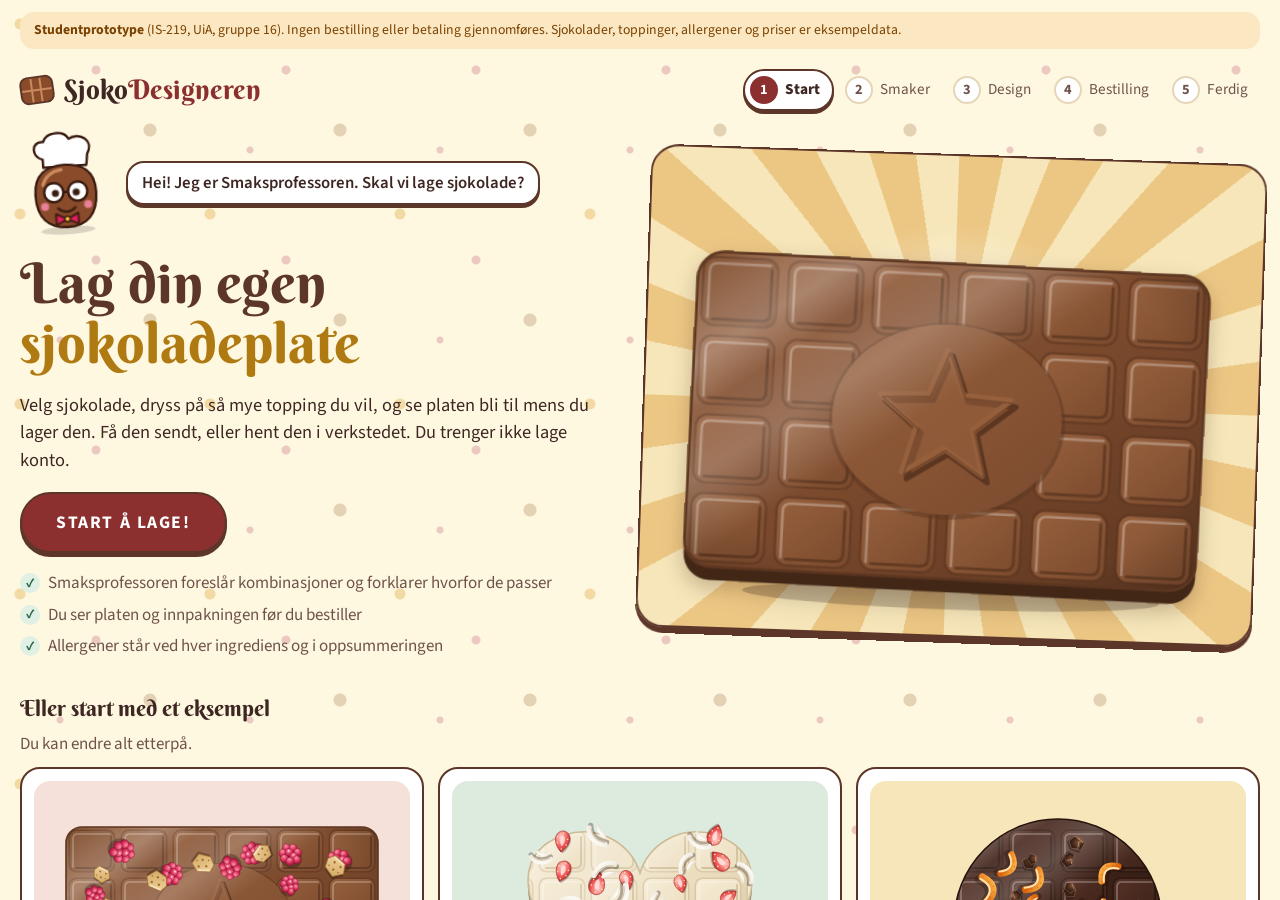
<file: index.html>
<!doctype html>
<html lang="nb"><head><meta charset="utf-8"><meta http-equiv="refresh" content="0; url=src/index.html"><title>SjokoDesigneren</title></head>
<body><p><a href="src/index.html">Åpne SjokoDesigneren</a></p></body></html>
</file>
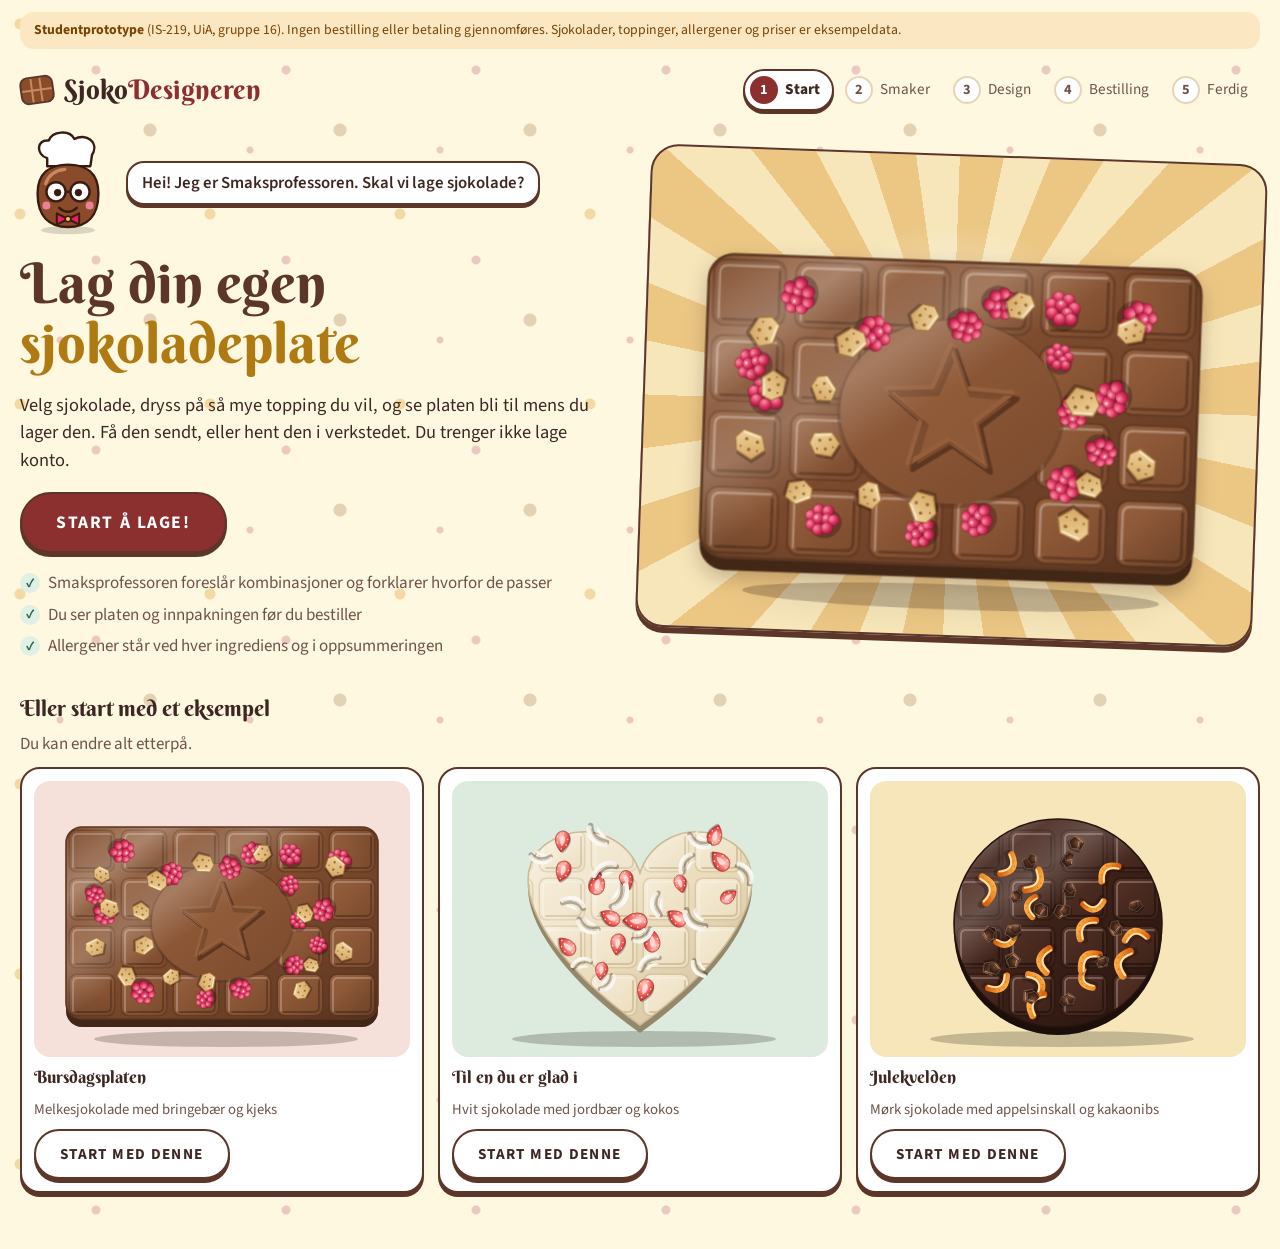
<file: src/index.html>
<!doctype html>
<html lang="nb">
<head>
<meta charset="utf-8">
<meta name="viewport" content="width=device-width, initial-scale=1, viewport-fit=cover">
<title>SjokoDesigneren</title>
<link rel="stylesheet" href="https://fonts.googleapis.com/css2?family=Berkshire+Swash&family=Source+Sans+3:wght@400;600;700&display=swap">
<link rel="stylesheet" href="css/style.css">
</head>
<body>
<!-- INNHOLD START -->
<div class="pynt" aria-hidden="true"><i></i><i></i><i></i><i></i><i></i><i></i><i></i><i></i><i></i><i></i></div>
<div class="side">
  <p class="proto"><strong>Studentprototype</strong> (IS-219, UiA, gruppe 16). Ingen bestilling eller betaling gjennomføres. Sjokolader, toppinger, allergener og priser er eksempeldata.</p>
  <header class="topp">
    <div class="merke"><span class="merke-ikon" aria-hidden="true"></span><span>Sjoko<b>Designeren</b></span></div>
    <nav aria-label="Steg i bestillingen"><ol class="steg" id="steg"></ol></nav>
  </header>
  <div class="vimpler" aria-hidden="true"></div>
  <main id="app" class="app">
    <section id="trinn"></section>
    <aside id="visning" aria-label="Forhåndsvisning" hidden></aside>
  </main>
</div>
<div id="melding" class="melding" role="status" aria-live="polite"></div>
<!-- INNHOLD SLUTT -->
<script src="js/data.js"></script>
<script src="js/regler.js"></script>
<script src="js/plate.js"></script>
<script src="js/app.js"></script>
</body>
</html>
</file>
<file: src/css/style.css>
/* SjokoDesigneren. Platen er hovedsaken: stor scene til venstre som følger med, valgene til høyre.
   Leken stil for barn og voksne: runde former, tykke kanter, klare farger. */
/* SjokoDesigneren. Farger og skrifter følger nettsiden til Marsipanfabrikken (krem, sjokoladebrun, vinrød, gull;
   Berkshire Swash og Source Sans 3). Platen er hovedsaken: stor scene til venstre, valgene til høyre.
   Barnemodus (:root.barn) gir sterkere farger, vimpler og ballonger. */
:root {
  --bg: #FFF8E1; --flate: #FFFFFF; --benk: #F6E6B9; --blekk: #3E2723; --svak: #6F534A; --linje: #E6D5B8;
  --aksent: #8B2F2F; --aksent-tekst: #FFFFFF; --aksent-svak: #F6E1DA; --gull: #B07A12;
  --sol: #ECC784; --sol2: #F6E6B9; --mint: #DCEBDD; --lilla: #EDE2D3; --prikk1: #F3D9A4; --prikk2: #EBC9C0; --prikk3: #E4D2B5;
  --ok: #2B6747; --ok-svak: #E0F0E5; --varsel: #7A4100; --varsel-svak: #FBE8C2; --feil: #B3261E;
  --kant: #5C3629;
  --skygge: 0 4px 0 var(--kant);
  --tittel: 'Berkshire Swash', 'Georgia', 'Times New Roman', serif;
  --tekst: 'Source Sans 3', 'Segoe UI', system-ui, -apple-system, sans-serif;
  --r: 22px;
}
@media (prefers-color-scheme: dark) {
  :root:not([data-theme="light"]) {
    --bg: #241511; --flate: #34211B; --benk: #5C3629; --blekk: #FFF3E2; --svak: #D9BFAF; --linje: #5E4034;
    --aksent: #F0A9A0; --aksent-tekst: #3A0F0F; --aksent-svak: #5A2A26; --gull: #ECC784;
    --sol: #6B4433; --sol2: #7C5240; --mint: #2A4536; --lilla: #4A3329; --prikk1: #3B261E; --prikk2: #44261F; --prikk3: #33221B;
    --ok: #8FDDB2; --ok-svak: #1E3F2E; --varsel: #FFCF85; --varsel-svak: #4A3414; --feil: #FF9A8F;
    --kant: #120805; color-scheme: dark;
  }
}
:root[data-theme="dark"] {
  --bg: #241511; --flate: #34211B; --benk: #5C3629; --blekk: #FFF3E2; --svak: #D9BFAF; --linje: #5E4034;
  --aksent: #F0A9A0; --aksent-tekst: #3A0F0F; --aksent-svak: #5A2A26; --gull: #ECC784;
  --sol: #6B4433; --sol2: #7C5240; --mint: #2A4536; --lilla: #4A3329; --prikk1: #3B261E; --prikk2: #44261F; --prikk3: #33221B;
  --ok: #8FDDB2; --ok-svak: #1E3F2E; --varsel: #FFCF85; --varsel-svak: #4A3414; --feil: #FF9A8F;
  --kant: #120805; color-scheme: dark;
}

*, *::before, *::after { box-sizing: border-box; }
[hidden] { display: none !important; }
body {
  margin: 0; color: var(--blekk); font: 400 17px/1.5 var(--tekst);
  background-color: var(--bg);
  background-image: radial-gradient(circle at 20px 24px, var(--prikk1) 5px, transparent 6px), radial-gradient(circle at 96px 70px, var(--prikk2) 4px, transparent 5px), radial-gradient(circle at 150px 130px, var(--prikk3) 6px, transparent 7px), radial-gradient(circle at 60px 150px, var(--prikk2) 3px, transparent 4px);
  background-size: 190px 190px;
  padding-left: max(16px, env(safe-area-inset-left, 0px)); padding-right: max(16px, env(safe-area-inset-right, 0px));
  padding-block: 0 56px;
}
body::before { content: ""; position: fixed; inset: 0 0 auto; height: env(safe-area-inset-top, 0px); z-index: 10; background: var(--bg); }
.side { max-width: 1240px; margin: 0 auto; display: flex; flex-direction: column; gap: 20px; }
h1, h2, h3, legend { font-family: var(--tittel); font-weight: 400; text-wrap: balance; margin: 0; }
h1 { font-size: clamp(2.1rem, 5vw, 3.5rem); line-height: 1.08; color: var(--kant); }
@media (prefers-color-scheme: dark) { :root:not([data-theme="light"]) h1 { color: var(--blekk); } }
:root[data-theme="dark"] h1 { color: var(--blekk); }
h1 em { font-style: normal; color: var(--gull); }
h1:focus { outline: none; }
h2, legend { font-size: 1.4rem; line-height: 1.25; }
h3 { font-size: 1.08rem; }
p { margin: 0; }
svg { display: block; width: 100%; height: auto; font-family: var(--tekst); }
.sr { position: absolute; width: 1px; height: 1px; overflow: hidden; clip-path: inset(50%); white-space: nowrap; }
.svak { color: var(--svak); }
:focus-visible { outline: 3px solid var(--aksent); outline-offset: 3px; border-radius: 10px; }

/* prototype-merking og topp */
.proto { margin-top: 12px; background: var(--varsel-svak); color: var(--varsel); border-radius: 14px; padding: 8px 14px; font-size: .86rem; }
.topp { display: flex; flex-wrap: wrap; align-items: center; justify-content: space-between; gap: 12px 24px; }
.merke { font: 400 1.7rem/1 var(--tittel); display: flex; align-items: center; gap: 10px; }
.merke b { color: var(--aksent); font-weight: 400; }
.merke-ikon { width: 34px; height: 28px; border-radius: 8px; background: #8A4B2A; border: 2.5px solid var(--kant); transform: rotate(-8deg);
  background-image: linear-gradient(#C98A5E, #C98A5E), linear-gradient(#C98A5E, #C98A5E), linear-gradient(#C98A5E, #C98A5E);
  background-size: 2px 100%, 2px 100%, 100% 2px; background-position: 33% 0, 66% 0, 0 50%; background-repeat: no-repeat; }
.steg { list-style: none; display: flex; flex-wrap: wrap; gap: 4px 6px; margin: 0; padding: 0; font-size: .95rem; }
.steg li { display: flex; }
.steg .punkt, .steg button { display: flex; align-items: center; gap: 7px; padding: 5px 12px 5px 5px; border-radius: 99px; border: 0; background: none; color: var(--svak); font: inherit; }
.steg button { cursor: pointer; color: var(--blekk); }
.steg button:hover { background: var(--flate); }
.steg .nr { width: 28px; height: 28px; border-radius: 50%; display: grid; place-items: center; background: var(--flate); border: 2px solid var(--linje); font: 700 .9rem var(--tekst); }
.steg .naa .punkt { background: var(--flate); color: var(--blekk); font-weight: 800; box-shadow: 0 3px 0 var(--kant); border: 2px solid var(--kant); }
.steg .naa .nr { background: var(--aksent); color: var(--aksent-tekst); border-color: var(--aksent); }
.steg .ferdig .nr { background: var(--ok-svak); color: var(--ok); border-color: var(--ok); }

/* arbeidsflate: scenen til venstre, valgene til høyre */
.app { display: grid; gap: 24px 32px; align-items: start; }
.app.to-kolonner { grid-template-columns: minmax(0, 1.08fr) minmax(0, 1fr); }
#trinn { min-width: 0; display: flex; flex-direction: column; gap: 26px; }
.app.to-kolonner #trinn h1 { font-size: clamp(1.8rem, 3.4vw, 2.5rem); }
.blokk { border: 2.5px solid var(--kant); background: var(--flate); border-radius: var(--r); padding: 20px 18px 18px; margin: 0; min-width: 0; display: flex; flex-direction: column; gap: 12px; box-shadow: 0 5px 0 var(--kant); }
fieldset.blokk > legend, .blokk > h2, .blokk .prof-hode h2, .blokk .rad-mellom h2 { }
fieldset.blokk > legend { float: left; width: fit-content; max-width: 100%; padding: 3px 16px; margin: -36px 0 0 -4px; background: var(--sol2); border: 2.5px solid var(--kant); border-radius: 99px; transform: rotate(-1.5deg); }
fieldset.blokk > legend + * { clear: both; }
#trinn > fieldset.blokk { margin-top: 10px; }
#trinn > fieldset.blokk:nth-of-type(even) > legend { background: var(--mint); transform: rotate(1.2deg); }
#trinn > fieldset.blokk:nth-of-type(3n) > legend { background: var(--aksent-svak); }
fieldset.blokk > legend .svak { font: 700 .95rem var(--tekst); color: var(--blekk); }
.hjelp, .fotnote { color: var(--svak); font-size: .93rem; }
.etikett { font-weight: 800; font-size: .98rem; }

/* scenen: platen er hovedsaken */
#visning { order: -1; position: sticky; top: calc(env(safe-area-inset-top, 0px) + 14px); display: flex; flex-direction: column; gap: 12px; min-width: 0; }
.benk { background: var(--benk); border-radius: 16px; padding: 10px; }
.benk.liten { padding: 8px; }
.scene { position: relative; overflow: hidden; border: 2.5px solid var(--kant); border-radius: 28px; padding: 46px 22px 22px; box-shadow: 0 6px 0 var(--kant);
  background: radial-gradient(circle at 50% 52%, var(--flate) 0, transparent 46%), repeating-conic-gradient(from 0deg at 50% 52%, var(--sol) 0 10deg, var(--sol2) 10deg 20deg); }
.scene > svg { overflow: visible; position: relative; filter: drop-shadow(0 8px 10px rgba(58, 27, 16, .25)); }
#visning .scene svg { max-height: 58vh; }
.faner { display: inline-flex; align-self: center; background: var(--flate); border: 2.5px solid var(--kant); border-radius: 99px; padding: 3px; gap: 2px; }
.faner button, .filtre button { border: 0; background: none; color: var(--blekk); font: 800 .95rem var(--tekst); padding: 6px 16px; border-radius: 99px; cursor: pointer; }
.faner button[aria-pressed="true"] { background: var(--aksent); color: var(--aksent-tekst); }
.prislapp { position: absolute; right: 12px; top: 12px; margin: 0; background: var(--flate); border: 2.5px solid var(--kant); border-radius: 16px; padding: 4px 12px 5px; transform: rotate(5deg); display: flex; flex-direction: column; align-items: center; line-height: 1.1; box-shadow: 0 3px 0 var(--kant); }
.prislapp span { font: 700 1.35rem var(--tekst); font-variant-numeric: tabular-nums; }
.prislapp small { font-size: .68rem; color: var(--svak); }
.valgte { list-style: none; margin: 0; padding: 0; display: flex; flex-wrap: wrap; gap: 6px; justify-content: center; }
.valgt-brikke { display: inline-flex; align-items: center; gap: 4px; padding: 2px 10px 2px 3px; border-radius: 99px; border: 2px solid var(--kant); background: var(--flate); color: var(--blekk); font: 800 .88rem var(--tekst); cursor: pointer; white-space: nowrap; animation: inn .3s both; }
.valgt-brikke .t-ikon { width: 28px; height: 28px; }
.valgt-brikke .kryss { font-size: 1.1rem; line-height: 1; color: var(--aksent); margin-left: 2px; }
.valgt-brikke:hover { background: var(--aksent-svak); }
.visning-info { display: flex; flex-direction: column; gap: 3px; font-size: .95rem; text-align: center; background: var(--flate); border-radius: 16px; padding: 10px 14px; border: 2px dashed var(--linje); }
.visning-info .hva { font: 700 1.08rem var(--tekst); }
.allergen-linje.svak { font-size: .88rem; }
.boble { position: absolute; left: 50%; top: 40%; z-index: 2; background: var(--aksent); color: var(--aksent-tekst); font: 400 1.5rem var(--tittel); padding: 6px 20px; border-radius: 99px; border: 2.5px solid var(--kant); white-space: nowrap; pointer-events: none; animation: boble 1.5s .5s ease-out both; }

/* knapper */
.knapp { font: 700 .95rem var(--tekst); text-transform: uppercase; letter-spacing: .09em; padding: 12px 24px; border-radius: 99px; border: 2.5px solid var(--kant); background: var(--flate); color: var(--blekk); cursor: pointer; box-shadow: var(--skygge); transition: transform .08s, box-shadow .08s; }
.knapp:hover { transform: translateY(-1px); box-shadow: 0 5px 0 var(--kant); }
.knapp:active { transform: translateY(3px); box-shadow: 0 1px 0 var(--kant); }
.knapp.hoved { background: var(--aksent); color: var(--aksent-tekst); }
.start .knapp.hoved { font-size: 1.1rem; padding: 16px 34px; }
.knapp:disabled { opacity: .5; cursor: not-allowed; transform: none; }
.knapp.liten { padding: 6px 14px; font-size: .8rem; }
.knapper, .nav { display: flex; flex-wrap: wrap; gap: 12px; }
.nav { justify-content: space-between; }
.lenke { background: none; border: 0; padding: 0; font: inherit; color: var(--aksent); text-decoration: underline; cursor: pointer; align-self: flex-start; }

/* brikker */
.brikker { display: flex; flex-wrap: wrap; gap: 8px; }
.brikke { position: relative; display: inline-flex; }
.brikke input { position: absolute; opacity: 0; inset: 0; margin: 0; cursor: pointer; }
.brikke span, .brikke-knapp { display: inline-flex; align-items: center; gap: 8px; padding: 8px 16px; border-radius: 99px; border: 2px solid var(--linje); background: var(--flate); color: var(--blekk); font: 700 .98rem var(--tekst); cursor: pointer; }
.brikke input:checked + span, .brikke-knapp[aria-pressed="true"], .filtre button[aria-pressed="true"] { background: var(--aksent-svak); border-color: var(--kant); font-weight: 800; box-shadow: 0 3px 0 var(--kant); }
.brikke input:checked + span::before, .brikke-knapp[aria-pressed="true"]::before { content: "✓"; color: var(--aksent); }
.brikke input:focus-visible + span { outline: 3px solid var(--aksent); outline-offset: 3px; }
.fargeprøve { width: 18px; height: 18px; border-radius: 50%; border: 2px solid var(--kant); }
.filtre { display: flex; flex-wrap: wrap; gap: 6px; }
.filtre button { border: 2px solid var(--linje); background: var(--flate); }

/* valgkort og topping */
.kort-rad, .levering { display: grid; grid-template-columns: repeat(auto-fit, minmax(170px, 1fr)); gap: 10px; }
.valgkort { display: flex; align-items: flex-start; gap: 10px; text-align: left; padding: 12px; border-radius: 16px; border: 2px solid var(--linje); background: var(--flate); color: var(--blekk); font: inherit; cursor: pointer; min-width: 0; }
.valgkort input { margin: 5px 0 0; accent-color: var(--aksent); flex: none; width: 18px; height: 18px; }
.valgkort:has(input:checked) { border-color: var(--kant); background: var(--aksent-svak); box-shadow: 0 4px 0 var(--kant); }
.kort-tekst { display: flex; flex-direction: column; gap: 2px; min-width: 0; flex: 1; }
.kort-tekst strong { font: 700 1.05rem var(--tekst); }
.kort-tekst > span { font-size: .86rem; color: var(--svak); line-height: 1.3; }
.kort-tekst .spor { color: var(--varsel); font-weight: 800; }
.prøve { width: 44px; height: 44px; border-radius: 10px; flex: none; border: 2.5px solid var(--kant); transform: rotate(-6deg); }
.topping-rutenett { display: grid; grid-template-columns: repeat(auto-fill, minmax(128px, 1fr)); gap: 10px; }
.topping { position: relative; display: flex; flex-direction: column; align-items: center; text-align: center; gap: 2px; padding: 10px 8px 12px; border-radius: 20px; border: 2px solid var(--linje); background: var(--flate); color: var(--blekk); font: inherit; cursor: pointer; min-width: 0; transition: transform .1s; }
.topping .t-ikon { width: 68px; height: 68px; transition: transform .15s; }
.topping:not(.sperret):hover { border-color: var(--kant); transform: translateY(-2px); }
.topping:not(.sperret):hover .t-ikon { transform: scale(1.14) rotate(-8deg); }
.topping[aria-pressed="true"] { border-color: var(--kant); background: var(--aksent-svak); box-shadow: 0 4px 0 var(--kant); }
.topping.hopp { animation: hopp .45s; }
.hake { position: absolute; top: -8px; right: -6px; width: 30px; height: 30px; border-radius: 50%; display: grid; place-items: center; background: var(--flate); border: 2px solid var(--kant); font: 700 1.15rem/1 var(--tekst); color: var(--blekk); }
.topping[aria-pressed="true"] .hake { background: var(--aksent); color: var(--aksent-tekst); }
.sperret { opacity: .6; cursor: not-allowed; background: var(--bg); }
.sperret .t-ikon { filter: grayscale(1); }
.sperret .hake { display: none; }
.sperret .allergen { color: var(--feil); font-weight: 800; }
.kommentar:empty { display: none; }
.kommentar { padding: 10px 14px; border-radius: 16px; background: var(--ok-svak); color: var(--blekk); font-size: .98rem; }
.kommentar.ukjent { background: var(--lilla); }

/* smaksprofessoren */
.maskot { width: 96px; flex: none; }
.maskot.liten { width: 64px; }
.maskot .øye { animation: blunk 4.5s infinite; transform-box: fill-box; transform-origin: center; }
.snakk { display: flex; align-items: center; gap: 10px; }
.snakk .maskot { animation: vugg 3s ease-in-out infinite; transform-origin: 50% 90%; }
.snakk span { position: relative; background: var(--flate); border: 2.5px solid var(--kant); border-radius: 18px; padding: 8px 14px; font: 600 1.05rem var(--tekst); box-shadow: 0 3px 0 var(--kant); }
.blokk.prof { background: var(--lilla); }
.prof-hode { display: flex; flex-wrap: wrap; align-items: center; gap: 12px; }
.prof-hode > div { display: flex; flex-direction: column; gap: 2px; min-width: 0; flex: 1 1 200px; }
#prof-panel { display: flex; flex-direction: column; gap: 14px; align-items: flex-start; }
.spm-rad { display: flex; flex-wrap: wrap; gap: 14px 28px; }
.spm { border: 0; padding: 0; margin: 0; display: flex; flex-direction: column; gap: 8px; min-width: 0; }
.spm legend { font: 800 .98rem var(--tekst); padding: 0; margin-bottom: 8px; }
#prof-resultat { align-self: stretch; }
.forslag-rad, .eks-rutenett { display: grid; grid-template-columns: repeat(auto-fit, minmax(190px, 1fr)); gap: 14px; }
.forslag, .eks { display: flex; flex-direction: column; gap: 8px; align-items: flex-start; padding: 12px; border-radius: 20px; border: 2.5px solid var(--kant); background: var(--flate); min-width: 0; box-shadow: 0 4px 0 var(--kant); }
.eks:nth-child(3n+1) .benk { background: var(--aksent-svak); } .eks:nth-child(3n+2) .benk { background: var(--mint); }
.forslag .benk, .eks .benk { align-self: stretch; }
.forslag p, .eks p { font-size: .92rem; color: var(--svak); }
.forslag .hvorfor { color: var(--blekk); }
.forslag .knapp, .eks .knapp { margin-top: auto; }

/* varsler */
.varsel { background: var(--varsel-svak); color: var(--varsel); border-radius: 14px; padding: 10px 14px; }
.varsel.rolig { font-size: .92rem; }
.melding { position: fixed; left: 50%; bottom: calc(env(safe-area-inset-bottom, 0px) + 18px); transform: translate(-50%, 20px); max-width: min(560px, calc(100vw - 32px)); background: var(--blekk); color: var(--bg); padding: 12px 18px; border-radius: 18px; opacity: 0; pointer-events: none; transition: opacity .2s, transform .2s; z-index: 20; }
.melding.vis { opacity: 1; transform: translate(-50%, 0); }

/* skjema */
.felt { display: flex; flex-direction: column; gap: 5px; min-width: 0; }
.felt-rad > .felt { flex: 1 1 180px; }
.felt label { font-weight: 800; font-size: .98rem; }
.felt input[type="text"], .felt input[type="tel"], .felt input[type="date"], .felt select { font: inherit; padding: 10px 14px; border-radius: 14px; border: 2px solid var(--linje); background: var(--flate); color: var(--blekk); width: 100%; max-width: 100%; }
.felt input:focus, .felt select:focus { border-color: var(--kant); }
.felt input[type="file"] { font: inherit; max-width: 100%; }
.felt-rad { display: flex; flex-wrap: wrap; gap: 12px; }
#levering-felt { display: flex; flex-direction: column; gap: 12px; }
.har-feil input { border-color: var(--feil) !important; }
.feil { color: var(--feil); font-weight: 800; font-size: .92rem; }
.avkryss label { display: flex; gap: 10px; align-items: flex-start; font-weight: 600; cursor: pointer; }
.avkryss input { width: 22px; height: 22px; margin: 2px 0 0; flex: none; accent-color: var(--aksent); }
.rad-mellom { display: flex; justify-content: space-between; align-items: center; gap: 12px; flex-wrap: wrap; }
.oppsummering { margin: 0; display: grid; grid-template-columns: minmax(0, auto) minmax(0, 1fr); gap: 8px 18px; }
.oppsummering dt { color: var(--svak); }
.oppsummering dd { margin: 0; font-weight: 800; }
.allergenboks { background: var(--varsel-svak); border-radius: 16px; padding: 12px 14px; display: flex; flex-direction: column; gap: 4px; }
.allergenboks p:not(.svak) { color: var(--varsel); }
table.pris { border-collapse: collapse; width: 100%; max-width: 380px; font-variant-numeric: tabular-nums; }
table.pris th { text-align: left; font-weight: 600; padding: 5px 0; }
table.pris td { text-align: right; padding: 5px 0; }
table.pris tfoot th, table.pris tfoot td { border-top: 2.5px solid var(--kant); font: 700 1.25rem var(--tekst); padding-top: 9px; }

/* forside og ferdig */
.start { display: grid; grid-template-columns: minmax(0, 1fr) minmax(0, 1.05fr); gap: 36px; align-items: center; }
.start-tekst { display: flex; flex-direction: column; gap: 18px; align-items: flex-start; }
.start-bilde { transform: rotate(2deg); }
.ingress { font-size: 1.15rem; max-width: 34em; }
.lovnader { margin: 0; padding: 0; list-style: none; display: flex; flex-direction: column; gap: 6px; color: var(--svak); }
.lovnader li { padding-left: 28px; position: relative; }
.lovnader li::before { content: "✓"; position: absolute; left: 0; top: 2px; width: 20px; height: 20px; border-radius: 50%; background: var(--ok-svak); color: var(--ok); font-weight: 800; font-size: .8rem; display: grid; place-items: center; }
.eksempler { display: flex; flex-direction: column; gap: 10px; margin-top: 8px; }
.kvittering { display: flex; flex-direction: column; gap: 16px; max-width: 820px; margin: 0 auto; }
.merkelapp { align-self: flex-start; background: var(--ok-svak); color: var(--ok); font-weight: 800; padding: 4px 14px; border-radius: 99px; font-size: .92rem; font-variant-numeric: tabular-nums; border: 2px solid var(--ok); }
.kvittering-bilder { display: grid; grid-template-columns: repeat(2, minmax(0, 1fr)); gap: 14px; align-items: center; }
.kvittering-bilder > .benk:not(.scene) { border: 2.5px solid var(--kant); border-radius: 28px; padding: 18px; background: var(--mint); box-shadow: 0 6px 0 var(--kant); }
.kopi { width: 100%; min-height: 90px; font: inherit; padding: 10px; border-radius: 14px; border: 2px solid var(--linje); background: var(--flate); color: var(--blekk); }
.konfetti { position: fixed; inset: 0; pointer-events: none; overflow: hidden; z-index: 15; }
.konfetti i { position: absolute; top: -20px; width: 10px; height: 16px; border-radius: 3px; animation: konfetti 3s linear both; }
.konfetti i:nth-child(3n) { width: 12px; height: 12px; border-radius: 50%; }

/* animasjoner */
.dryss { animation: dryss .75s cubic-bezier(.3, .7, .4, 1) both; transform-box: fill-box; transform-origin: center; }
.hell { animation: hell .85s cubic-bezier(.3, .6, .4, 1) both; transform-origin: 0 0; }
.pose { animation: pose 2s ease-in-out both; transform-origin: 180px 18px; }
.gnist { position: absolute; left: 50%; top: 50%; width: 14px; height: 14px; z-index: 2; pointer-events: none; clip-path: polygon(50% 0, 62% 38%, 100% 50%, 62% 62%, 50% 100%, 38% 62%, 0 50%, 38% 38%); animation: gnist .9s ease-out both; }
@keyframes hell { 0% { transform: translate(var(--dx), var(--dy)) scale(.3) rotate(-200deg); opacity: 0; } 10% { opacity: 1; } 55% { transform: translate(calc(var(--dx) * .22), calc(var(--dy) * .18 - 22px)) scale(1.15) rotate(-40deg); } 78% { transform: translate(0, 0) scale(1.25, .8); } 89% { transform: translate(0, -9px) scale(.95, 1.1); } 100% { transform: none; } }
@keyframes pose { 0% { transform: translate(150px, -170px) rotate(50deg); opacity: 0; } 14% { transform: none; opacity: 1; } 22% { transform: rotate(-9deg) translateY(4px); } 30% { transform: rotate(8deg); } 38% { transform: rotate(-9deg) translateY(4px); } 46% { transform: rotate(8deg); } 54% { transform: rotate(-8deg) translateY(4px); } 62% { transform: rotate(6deg); } 72% { transform: none; opacity: 1; } 100% { transform: translate(-160px, -180px) rotate(-50deg); opacity: 0; } }
@keyframes gnist { 0% { transform: translate(-50%, -50%) scale(0); opacity: 1; } 60% { opacity: 1; } 100% { transform: translate(calc(-50% + var(--vx)), calc(-50% + var(--vy))) scale(1.6) rotate(180deg); opacity: 0; } }
.plate-pop { animation: pop .5s cubic-bezier(.3, 1.5, .5, 1) both; transform-box: fill-box; transform-origin: center; }
.stempel { animation: stempel .55s cubic-bezier(.3, 1.4, .5, 1) both; transform-box: fill-box; transform-origin: center; }
.scene.dunk > svg { animation: dunk .6s .9s; }
@keyframes dryss { 0% { transform: translateY(-300px) rotate(-200deg) scale(.5); opacity: 0; } 12% { opacity: 1; } 62% { transform: translateY(0) rotate(0) scale(1.25, .8); } 80% { transform: translateY(-12px) scale(.95, 1.1); } 100% { transform: none; } }
@keyframes pop { 0% { transform: scale(.82) rotate(-3deg); } 60% { transform: scale(1.04) rotate(1deg); } 100% { transform: none; } }
@keyframes stempel { 0% { transform: scale(2.2); opacity: 0; } 60% { transform: scale(.9); opacity: 1; } 100% { transform: none; } }
@keyframes dunk { 0%, 100% { transform: none; } 30% { transform: translateY(5px) rotate(-.8deg); } 60% { transform: translateY(-2px) rotate(.6deg); } }
@keyframes boble { 0% { transform: translate(-50%, 20px) scale(.4) rotate(-6deg); opacity: 0; } 18% { transform: translate(-50%, 0) scale(1.1) rotate(-3deg); opacity: 1; } 70% { transform: translate(-50%, -40px) scale(1) rotate(-3deg); opacity: 1; } 100% { transform: translate(-50%, -80px) scale(.9) rotate(-3deg); opacity: 0; } }
@keyframes hopp { 0%, 100% { transform: none; } 30% { transform: translateY(-9px) rotate(-3deg) scale(1.06); } 60% { transform: translateY(2px) scale(.97); } }
@keyframes inn { from { transform: scale(.4); opacity: 0; } to { transform: none; opacity: 1; } }
@keyframes vugg { 0%, 100% { transform: rotate(-4deg); } 50% { transform: rotate(4deg); } }
@keyframes blunk { 0%, 94%, 100% { transform: none; } 97% { transform: scaleY(.1); } }
@keyframes konfetti { 0% { transform: translateY(0) rotate(0); opacity: 1; } 85% { opacity: 1; } 100% { transform: translateY(105vh) rotate(720deg); opacity: 0; } }

@media (max-width: 860px) {
  .app.to-kolonner { grid-template-columns: minmax(0, 1fr); }
  #visning { top: env(safe-area-inset-top, 0px); z-index: 5; gap: 6px; margin: 0 -8px; padding: 6px 8px 8px; background: var(--bg); border-bottom: 2.5px solid var(--kant); border-radius: 0 0 22px 22px; }
  #visning.rolig { position: static; border-bottom: 0; }
  #visning .scene { padding: 30px 14px 10px; border-radius: 22px; box-shadow: 0 4px 0 var(--kant); }
  #visning .scene svg { max-height: 31vh; }
  #visning.rolig .scene svg { max-height: 24vh; }
  #visning .faner { position: absolute; z-index: 3; left: 16px; top: 14px; }
  .faner button { padding: 3px 10px; font-size: .8rem; }
  .prislapp { right: 8px; top: 8px; padding: 2px 9px 3px; }
  .prislapp span { font-size: 1.05rem; } .prislapp small { display: none; }
  .valgte { flex-wrap: nowrap; justify-content: flex-start; overflow-x: auto; padding: 2px 2px 4px; scrollbar-width: none; }
  .valgte li { flex: none; }
  .visning-info { padding: 0; border: 0; background: none; font-size: .82rem; gap: 0; }
  .visning-info .hva, #visning .allergen-linje.svak { position: absolute; width: 1px; height: 1px; overflow: hidden; clip-path: inset(50%); }
  #visning.rolig .visning-info { display: none; }
  .start { grid-template-columns: minmax(0, 1fr); gap: 22px; }
  .start-bilde { order: -1; }
  .steg .senere .navn, .steg .ferdig .navn { display: none; }
  .steg .punkt, .steg button { padding-right: 5px; }
  .steg .naa .punkt { padding-right: 12px; }
  .topping-rutenett { grid-template-columns: repeat(auto-fill, minmax(104px, 1fr)); }
  .topping .t-ikon { width: 56px; height: 56px; }
  .maskot { width: 72px; }
  }
@media (max-width: 480px) { .kvittering-bilder { grid-template-columns: minmax(0, 1fr); } .nav .knapp { flex: 1 1 auto; } }
@media (prefers-reduced-motion: reduce) {
  *, *::before, *::after { animation: none !important; transition: none !important; }
  .konfetti, .boble, .pose, .gnist, .pynt { display: none !important; }
}

/* lite bilde av den andre visningen (platen eller esken) */
.pip { position: absolute; left: 12px; bottom: 12px; z-index: 3; width: 128px; padding: 5px 5px 2px; border-radius: 14px; border: 2.5px solid var(--kant); background: var(--flate); color: var(--blekk); cursor: pointer; box-shadow: 0 3px 0 var(--kant); transform: rotate(-3deg); transition: transform .12s; font: inherit; }
.pip:hover { transform: rotate(0) scale(1.06); }
.pip svg { filter: none; }
.pip span { display: block; font: 700 .78rem var(--tekst); text-transform: uppercase; letter-spacing: .06em; }
.brikke.stor span { padding: 10px 20px; font-size: 1.02rem; }

/* pynt som bare vises i barnemodus */
.pynt, .vimpler { display: none; }
:root.barn .vimpler { display: block; height: 30px; margin: -6px 0 -4px;
  background: linear-gradient(var(--kant), var(--kant)) 0 0 / 100% 2.5px no-repeat,
    conic-gradient(from 150deg at 50% 100%, #FF6FA5 0 60deg, transparent 0) 0 2px / 44px 28px repeat-x,
    conic-gradient(from 150deg at 50% 100%, #FFC83D 0 60deg, transparent 0) 22px 2px / 88px 28px repeat-x,
    conic-gradient(from 150deg at 50% 100%, #3CC8B4 0 60deg, transparent 0) 66px 2px / 132px 28px repeat-x; }
:root.barn .pynt { display: block; position: fixed; inset: 0; pointer-events: none; overflow: hidden; z-index: 0; }
:root.barn .side { position: relative; z-index: 1; }
.pynt i { position: absolute; bottom: -120px; width: 46px; height: 58px; border-radius: 50% 50% 50% 50% / 45% 45% 55% 55%; opacity: .55; animation: ballong 16s linear infinite; }
.pynt i::after { content: ""; position: absolute; left: 50%; top: 100%; width: 1.5px; height: 60px; background: var(--svak); opacity: .6; }
.pynt i:nth-child(4n+1) { background: #FF6FA5; } .pynt i:nth-child(4n+2) { background: #FFC83D; } .pynt i:nth-child(4n+3) { background: #3CC8B4; } .pynt i:nth-child(4n) { background: #8E7BFF; }
.pynt i:nth-child(1) { left: 3%; animation-delay: -2s; } .pynt i:nth-child(2) { left: 14%; animation-delay: -9s; animation-duration: 20s; } .pynt i:nth-child(3) { left: 27%; animation-delay: -5s; }
.pynt i:nth-child(4) { left: 39%; animation-delay: -13s; animation-duration: 22s; } .pynt i:nth-child(5) { left: 50%; animation-delay: -1s; } .pynt i:nth-child(6) { left: 61%; animation-delay: -11s; animation-duration: 19s; }
.pynt i:nth-child(7) { left: 72%; animation-delay: -6s; } .pynt i:nth-child(8) { left: 82%; animation-delay: -15s; animation-duration: 24s; } .pynt i:nth-child(9) { left: 91%; animation-delay: -3s; } .pynt i:nth-child(10) { left: 96%; animation-delay: -10s; }
@keyframes ballong { from { transform: translateY(0) rotate(-4deg); } 50% { transform: translateY(-65vh) rotate(5deg); } to { transform: translateY(-130vh) rotate(-4deg); } }
:root.barn body { background-image: radial-gradient(circle at 20px 24px, #FF9EC4 6px, transparent 7px), radial-gradient(circle at 96px 70px, #7ADCCB 5px, transparent 6px), radial-gradient(circle at 150px 130px, #FFD056 7px, transparent 8px), radial-gradient(circle at 60px 150px, #B5A8FF 4px, transparent 5px); }
:root.barn .scene { background: radial-gradient(circle at 50% 54%, #FFFDF5 0, rgba(255, 253, 245, 0) 44%), repeating-conic-gradient(from 0deg at 50% 54%, #FF9EC4 0 15deg, #FFD056 15deg 30deg, #8FE3D3 30deg 45deg, #C3B8FF 45deg 60deg); }
:root.barn h1 { transform: rotate(-1.5deg); }
:root.barn fieldset.blokk > legend { background: #FFD056; color: #3E2723; animation: vugg 2.6s ease-in-out infinite; }
:root.barn #trinn > fieldset.blokk:nth-of-type(even) > legend { background: #8FE3D3; }
:root.barn #trinn > fieldset.blokk:nth-of-type(3n) > legend { background: #FF9EC4; }
:root.barn .topping .t-ikon { animation: vugg 2.4s ease-in-out infinite; }
:root.barn .topping:nth-child(odd) .t-ikon { animation-delay: -1.2s; }
:root.barn .topping { border-radius: 26px; }
:root.barn .merke-ikon { animation: vugg 1.8s ease-in-out infinite; }

@media (max-width: 860px) {
  .pip { bottom: 6px; left: 6px; width: 72px; padding: 3px 3px 1px; border-radius: 10px; border-width: 2px; }
  .pip span { font-size: .56rem; letter-spacing: 0; }
  .boble { font-size: 1.1rem; padding: 4px 14px; }
}
</file>
